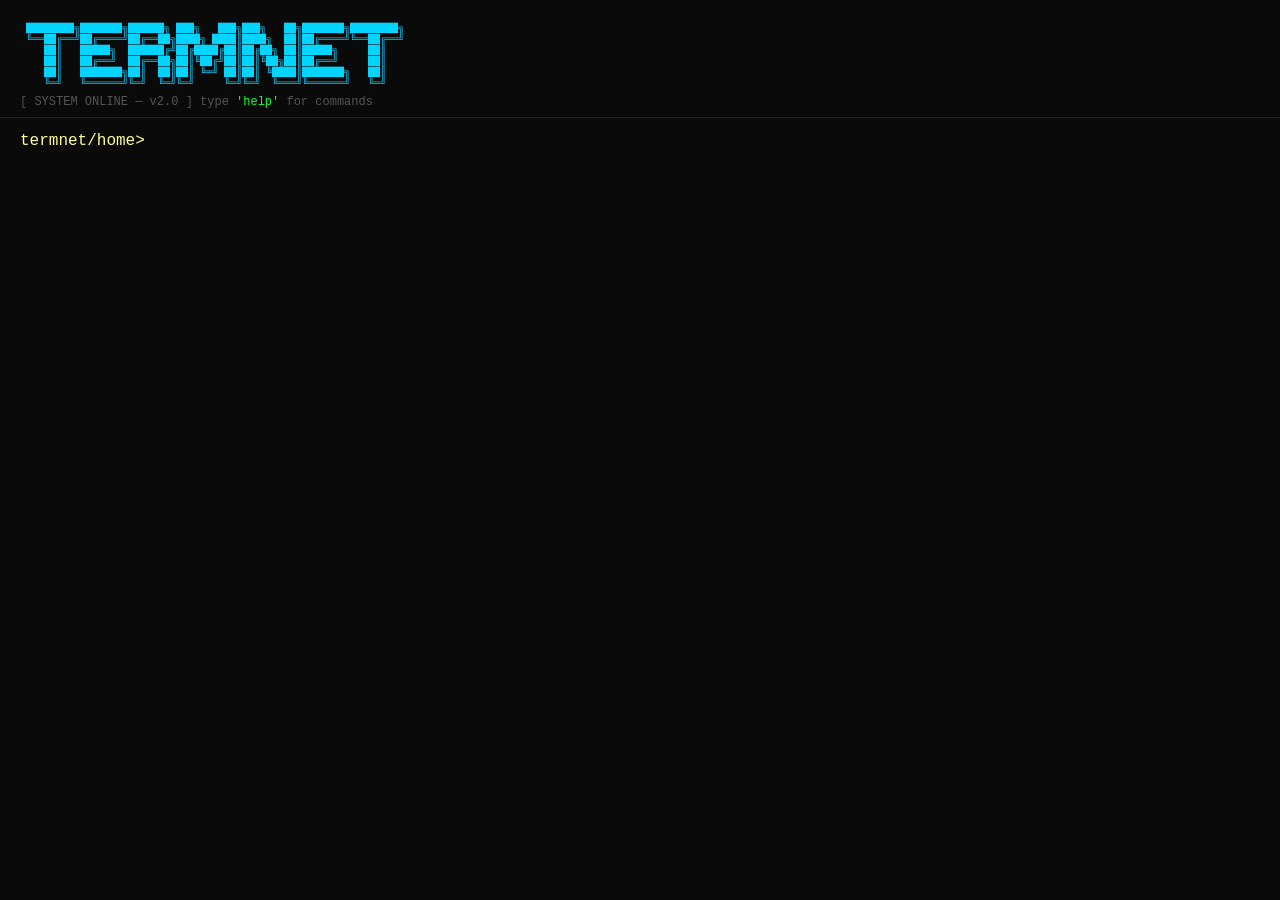
<file: templates/index.html>
<!DOCTYPE html>
<html lang="en">
<head>
    <meta charset="UTF-8">
    <title>TermNet OS</title>
    <style>
        :root {
            --bg: #0a0a0a;
            --text: #00ff41;
            --sys: #00d4ff;
            --err: #ff4c4c;
            --prm: #fdfd96;
            --cmd: #fff;
            --dim: #555;
        }
        * { box-sizing: border-box; margin: 0; padding: 0; }
        body {
            background: var(--bg);
            color: var(--text);
            font-family: 'Consolas', 'Monaco', 'Lucida Console', 'Courier New', monospace;
            font-weight: 400;
            height: 100vh;
            display: flex;
            flex-direction: column;
            overflow: hidden;
        }

        /* ── Fixed Header ── */
        #header {
            background: var(--bg);
            padding: 12px 20px 8px;
            border-bottom: 1px solid rgba(0,255,65,0.15);
            flex-shrink: 0;
        }
        .ascii-logo {
            color: var(--sys);
            font-size: 10px;
            line-height: 1.1;
            white-space: pre;
            font-family: inherit;
        }
        .header-sub {
            color: var(--dim);
            font-size: 12px;
            margin-top: 6px;
        }
        .header-sub span {
            color: var(--text);
        }

        /* ── Terminal Body ── */
        #terminal {
            flex: 1;
            overflow-y: auto;
            padding: 12px 20px;
        }
        #output {
            white-space: pre-wrap;
            word-wrap: break-word;
            font-size: 13px;
            line-height: 1.5;
        }

        #terminal::-webkit-scrollbar { width: 5px; }
        #terminal::-webkit-scrollbar-thumb { background: #333; border-radius: 3px; }

        /* ── Input Line (inline with output, like real CMD) ── */
        .input-line {
            display: flex;
            align-items: center;
            margin-top: 2px;
        }
        #prompt {
            color: var(--prm);
            margin-right: 6px;
            white-space: nowrap;
            font-weight: normal;
        }
        #cmdInput {
            background: transparent;
            border: none;
            color: var(--cmd);
            outline: none;
            flex: 1;
            font-family: inherit;
            font-size: 13px;
            caret-color: var(--text);
        }

        /* ── Messages ── */
        .line { margin-bottom: 2px; animation: fadeIn 0.1s ease; }
        @keyframes fadeIn { from { opacity: 0; } to { opacity: 1; } }
        .system { color: var(--sys); }
        .error { color: var(--err); }
        .user-cmd { color: var(--cmd); opacity: 0.6; }
        .chat-msg { color: var(--text); }
        .username { color: var(--prm); font-weight: bold; }

        /* ── Terminal Progress Bar ── */
        .progress-box {
            margin: 6px 0;
            padding: 8px 12px;
            border: 1px solid rgba(0,255,65,0.2);
            border-radius: 3px;
            background: rgba(0,255,65,0.02);
            max-width: 500px;
            font-size: 12px;
        }
        .progress-label {
            color: var(--sys);
            margin-bottom: 4px;
            display: flex;
            justify-content: space-between;
        }
        .progress-label .speed {
            color: var(--dim);
        }
        .progress-blocks {
            color: var(--text);
            letter-spacing: 0px;
            font-size: 13px;
            line-height: 1;
        }
        .progress-blocks .empty {
            color: #1a2a1a;
        }
        .progress-pct {
            color: var(--sys);
            font-weight: bold;
            margin-left: 6px;
        }
        .progress-done {
            color: var(--text);
            font-weight: bold;
            margin-top: 2px;
        }

        /* ── Drag & Drop ── */
        #drop-overlay {
            display: none;
            position: fixed;
            inset: 0;
            background: rgba(0,255,65,0.08);
            z-index: 200;
            border: 2px dashed var(--text);
            justify-content: center;
            align-items: center;
            font-size: 18px;
            font-weight: bold;
            color: var(--text);
        }
        #drop-overlay.visible { display: flex; }

        /* ── Mobile ── */
        @media (max-width: 600px) {
            .ascii-logo { font-size: 6px; }
            #output { padding: 8px 10px; font-size: 12px; }
            .input-line { padding: 8px 10px; }
            #cmdInput { font-size: 12px; }
        }
    </style>
</head>
<body>

<!-- Header -->
<div id="header">
    <div class="ascii-logo">
 ████████╗███████╗██████╗ ███╗   ███╗███╗   ██╗███████╗████████╗
 ╚══██╔══╝██╔════╝██╔══██╗████╗ ████║████╗  ██║██╔════╝╚══██╔══╝
    ██║   █████╗  ██████╔╝██╔████╔██║██╔██╗ ██║█████╗     ██║
    ██║   ██╔══╝  ██╔══██╗██║╚██╔╝██║██║╚██╗██║██╔══╝     ██║
    ██║   ███████╗██║  ██║██║ ╚═╝ ██║██║ ╚████║███████╗   ██║
    ╚═╝   ╚══════╝╚═╝  ╚═╝╚═╝     ╚═╝╚═╝  ╚═══╝╚══════╝   ╚═╝</div>
    <div class="header-sub">[ SYSTEM ONLINE — v2.0 ]  type <span>'help'</span> for commands</div>
</div>

<!-- Terminal -->
<div id="terminal">
    <div id="output"></div>
    <div class="input-line">
        <span id="prompt">termnet/home></span>
        <input type="text" id="cmdInput" autofocus spellcheck="false" autocomplete="off">
    </div>
</div>

<!-- Hidden elements -->
<input type="file" id="filePicker" style="display:none;">
<div id="drop-overlay">DROP FILE TO UPLOAD</div>

<script src="https://cdn.socket.io/4.7.5/socket.io.min.js"></script>
<script>
// ══════════════════════════════════════
// TERMNET CLIENT ENGINE v2.0
// Files via HTTP, Chat via WebSocket
// ══════════════════════════════════════

const socket = io({ reconnection: true, reconnectionDelay: 1000 });
const terminal = document.getElementById('terminal');
const out = document.getElementById('output');
const cmdIn = document.getElementById('cmdInput');
const promptEl = document.getElementById('prompt');
const filePicker = document.getElementById('filePicker');
const dropOverlay = document.getElementById('drop-overlay');

let currentUser = 'guest';
let currentRoom = 'home';
let uploadMode = 'public';
let cmdHistory = [];
let historyIdx = -1;

// ── Print to terminal ──
function print(msg, type = 'system') {
    const div = document.createElement('div');
    div.className = `line ${type}`;
    if (type === 'chat-msg' && msg.includes(': ')) {
        const idx = msg.indexOf(': ');
        div.innerHTML = `<span class="username">${esc(msg.substring(0, idx))}</span>: ${esc(msg.substring(idx + 2))}`;
    } else {
        div.textContent = msg;
    }
    out.appendChild(div);
    terminal.scrollTop = terminal.scrollHeight;
}

function esc(s) {
    const d = document.createElement('div');
    d.textContent = s;
    return d.innerHTML;
}

function updatePrompt() {
    const u = currentUser !== 'guest' ? `(${currentUser})` : '';
    promptEl.textContent = `termnet/${currentRoom}${u}>`;
}

// ── Terminal Progress Bar (real terminal style) ──
function createProgressBar(label, id) {
    const box = document.createElement('div');
    box.className = 'progress-box';
    box.id = `pb-${id}`;
    box.innerHTML = `
        <div class="progress-label">
            <span>${esc(label)}</span>
            <span class="speed" id="spd-${id}"></span>
        </div>
        <div class="progress-blocks" id="bar-${id}">
            ${'░'.repeat(30)} <span class="progress-pct">0%</span>
        </div>
    `;
    out.appendChild(box);
    terminal.scrollTop = terminal.scrollHeight;
}

function updateProgress(id, frac, speed) {
    const barEl = document.getElementById(`bar-${id}`);
    const spdEl = document.getElementById(`spd-${id}`);
    if (!barEl) return;

    const pct = Math.min(Math.round(frac * 100), 100);
    const total = 30;
    const filled = Math.round((pct / 100) * total);
    const empty = total - filled;

    barEl.innerHTML = `${'█'.repeat(filled)}<span class="empty">${'░'.repeat(empty)}</span> <span class="progress-pct">${pct}%</span>`;
    if (spdEl && speed) spdEl.textContent = speed;
    terminal.scrollTop = terminal.scrollHeight;
}

function completeProgress(id, msg) {
    updateProgress(id, 1.0, 'done');
    const done = document.createElement('div');
    done.className = 'line progress-done';
    done.textContent = `[+] ${msg}`;
    const box = document.getElementById(`pb-${id}`);
    if (box) box.after(done);
    terminal.scrollTop = terminal.scrollHeight;
}

function formatSize(bytes) {
    if (!bytes) return '0 B';
    const units = ['B', 'KB', 'MB', 'GB'];
    let i = 0, s = bytes;
    while (s >= 1024 && i < units.length - 1) { s /= 1024; i++; }
    return `${s.toFixed(1)} ${units[i]}`;
}

// ══════════════════════════════════════
// COMMAND INPUT
// ══════════════════════════════════════

cmdIn.addEventListener('keydown', (e) => {
    if (e.key === 'Enter') {
        const val = cmdIn.value.trim();
        if (!val) return;

        cmdHistory.unshift(val);
        if (cmdHistory.length > 50) cmdHistory.pop();
        historyIdx = -1;

        if (val === 'clear') {
            out.innerHTML = '';
            cmdIn.value = '';
            return;
        }

        print(`${promptEl.textContent} ${val}`, 'user-cmd');
        socket.emit('command', { command: val });
        cmdIn.value = '';
    } else if (e.key === 'ArrowUp') {
        e.preventDefault();
        if (historyIdx < cmdHistory.length - 1) {
            historyIdx++;
            cmdIn.value = cmdHistory[historyIdx];
        }
    } else if (e.key === 'ArrowDown') {
        e.preventDefault();
        if (historyIdx > 0) {
            historyIdx--;
            cmdIn.value = cmdHistory[historyIdx];
        } else {
            historyIdx = -1;
            cmdIn.value = '';
        }
    }
});

// Focus input on click
document.addEventListener('click', () => {
    if (window.getSelection().toString().length === 0) cmdIn.focus();
});

// ══════════════════════════════════════
// WEBSOCKET HANDLERS (Chat + Signals)
// ══════════════════════════════════════

socket.on('connect', () => {
    print('[SYS] Connection established.', 'system');
    if (currentUser !== 'guest' || currentRoom !== 'home') {
        socket.emit('restore_session', { user: currentUser, room: currentRoom });
    }
});

socket.on('disconnect', () => {
    print('[SYS] Connection lost. Reconnecting...', 'error');
});

socket.on('response', (data) => {
    print(`[SYS] ${data.msg}`, data.type || 'system');
    if (data.user) currentUser = data.user;
    if (data.room !== undefined) currentRoom = data.room;
    updatePrompt();
});

socket.on('chat_msg', (d) => {
    print(`${d.user}: ${d.msg}`, 'chat-msg');
    if (document.hidden) {
        document.title = '* New Message - TermNet';
        setTimeout(() => { document.title = 'TermNet OS'; }, 3000);
    }
});

// ══════════════════════════════════════
// FILE UPLOAD — HTTP with XHR progress
// Fast like WhatsApp, doesn't block WebSocket
// ══════════════════════════════════════

socket.on('trigger_upload', (d) => {
    uploadMode = d.mode;
    filePicker.value = '';
    filePicker.click();
});

filePicker.addEventListener('change', function() {
    const file = this.files[0];
    if (!file) return;
    uploadFile(file, uploadMode);
});

function uploadFile(file, mode) {
    const id = 'up-' + Date.now();
    const label = (mode === 'public' ? '>> SHARING' : '>> VAULT') + `: ${file.name} (${formatSize(file.size)})`;
    createProgressBar(label, id);

    const formData = new FormData();
    formData.append('file', file);
    formData.append('sender', currentUser);
    formData.append('room', currentRoom);
    formData.append('mode', mode);

    const xhr = new XMLHttpRequest();
    const startTime = performance.now();

    // ── Real upload progress from browser ──
    xhr.upload.onprogress = (e) => {
        if (e.lengthComputable) {
            const frac = e.loaded / e.total;
            const elapsed = (performance.now() - startTime) / 1000;
            const speed = elapsed > 0 ? e.loaded / elapsed : 0;
            updateProgress(id, frac, `${formatSize(Math.round(speed))}/s`);
        }
    };

    xhr.onload = () => {
        if (xhr.status === 200) {
            const res = JSON.parse(xhr.responseText);
            completeProgress(id, `${file.name} uploaded successfully`);
        } else {
            let errMsg = 'Upload failed';
            try { errMsg = JSON.parse(xhr.responseText).error || errMsg; } catch(e) {}
            print(`[!] ${errMsg}`, 'error');
        }
    };

    xhr.onerror = () => {
        print('[!] Upload failed — network error.', 'error');
    };

    xhr.open('POST', '/upload');
    xhr.send(formData);
}

// ══════════════════════════════════════
// FILE DOWNLOAD — HTTP direct download
// ══════════════════════════════════════

socket.on('file_download', (d) => {
    const id = 'dl-' + Date.now();
    createProgressBar(`<< FETCHING: ${d.filename} (${formatSize(d.filesize)})`, id);

    const xhr = new XMLHttpRequest();
    xhr.responseType = 'blob';
    const startTime = performance.now();

    xhr.onprogress = (e) => {
        if (e.lengthComputable) {
            const frac = e.loaded / e.total;
            const elapsed = (performance.now() - startTime) / 1000;
            const speed = elapsed > 0 ? e.loaded / elapsed : 0;
            updateProgress(id, frac, `${formatSize(Math.round(speed))}/s`);
        }
    };

    xhr.onload = () => {
        if (xhr.status === 200) {
            const blob = xhr.response;
            const a = document.createElement('a');
            a.href = URL.createObjectURL(blob);
            a.download = d.filename;
            document.body.appendChild(a);
            a.click();
            document.body.removeChild(a);
            URL.revokeObjectURL(a.href);
            completeProgress(id, `Saved: ${d.filename}`);
        } else {
            print('[!] Download failed.', 'error');
        }
    };

    xhr.onerror = () => {
        print('[!] Download failed — network error.', 'error');
    };

    xhr.open('GET', d.url);
    xhr.send();
});

// ══════════════════════════════════════
// DRAG & DROP
// ══════════════════════════════════════

document.addEventListener('dragover', (e) => {
    e.preventDefault();
    if (currentUser !== 'guest') dropOverlay.classList.add('visible');
});
dropOverlay.addEventListener('dragleave', (e) => {
    e.preventDefault();
    dropOverlay.classList.remove('visible');
});
dropOverlay.addEventListener('drop', (e) => {
    e.preventDefault();
    dropOverlay.classList.remove('visible');
    if (currentUser === 'guest') { print('[!] Login first.', 'error'); return; }
    const file = e.dataTransfer.files[0];
    if (!file) return;
    const mode = currentRoom !== 'home' ? 'public' : 'private';
    uploadFile(file, mode);
});

// ══════════════════════════════════════
// INIT
// ══════════════════════════════════════

window.addEventListener('load', () => cmdIn.focus());
document.addEventListener('visibilitychange', () => {
    if (!document.hidden) document.title = 'TermNet OS';
});
</script>
</body>
</html>
</file>
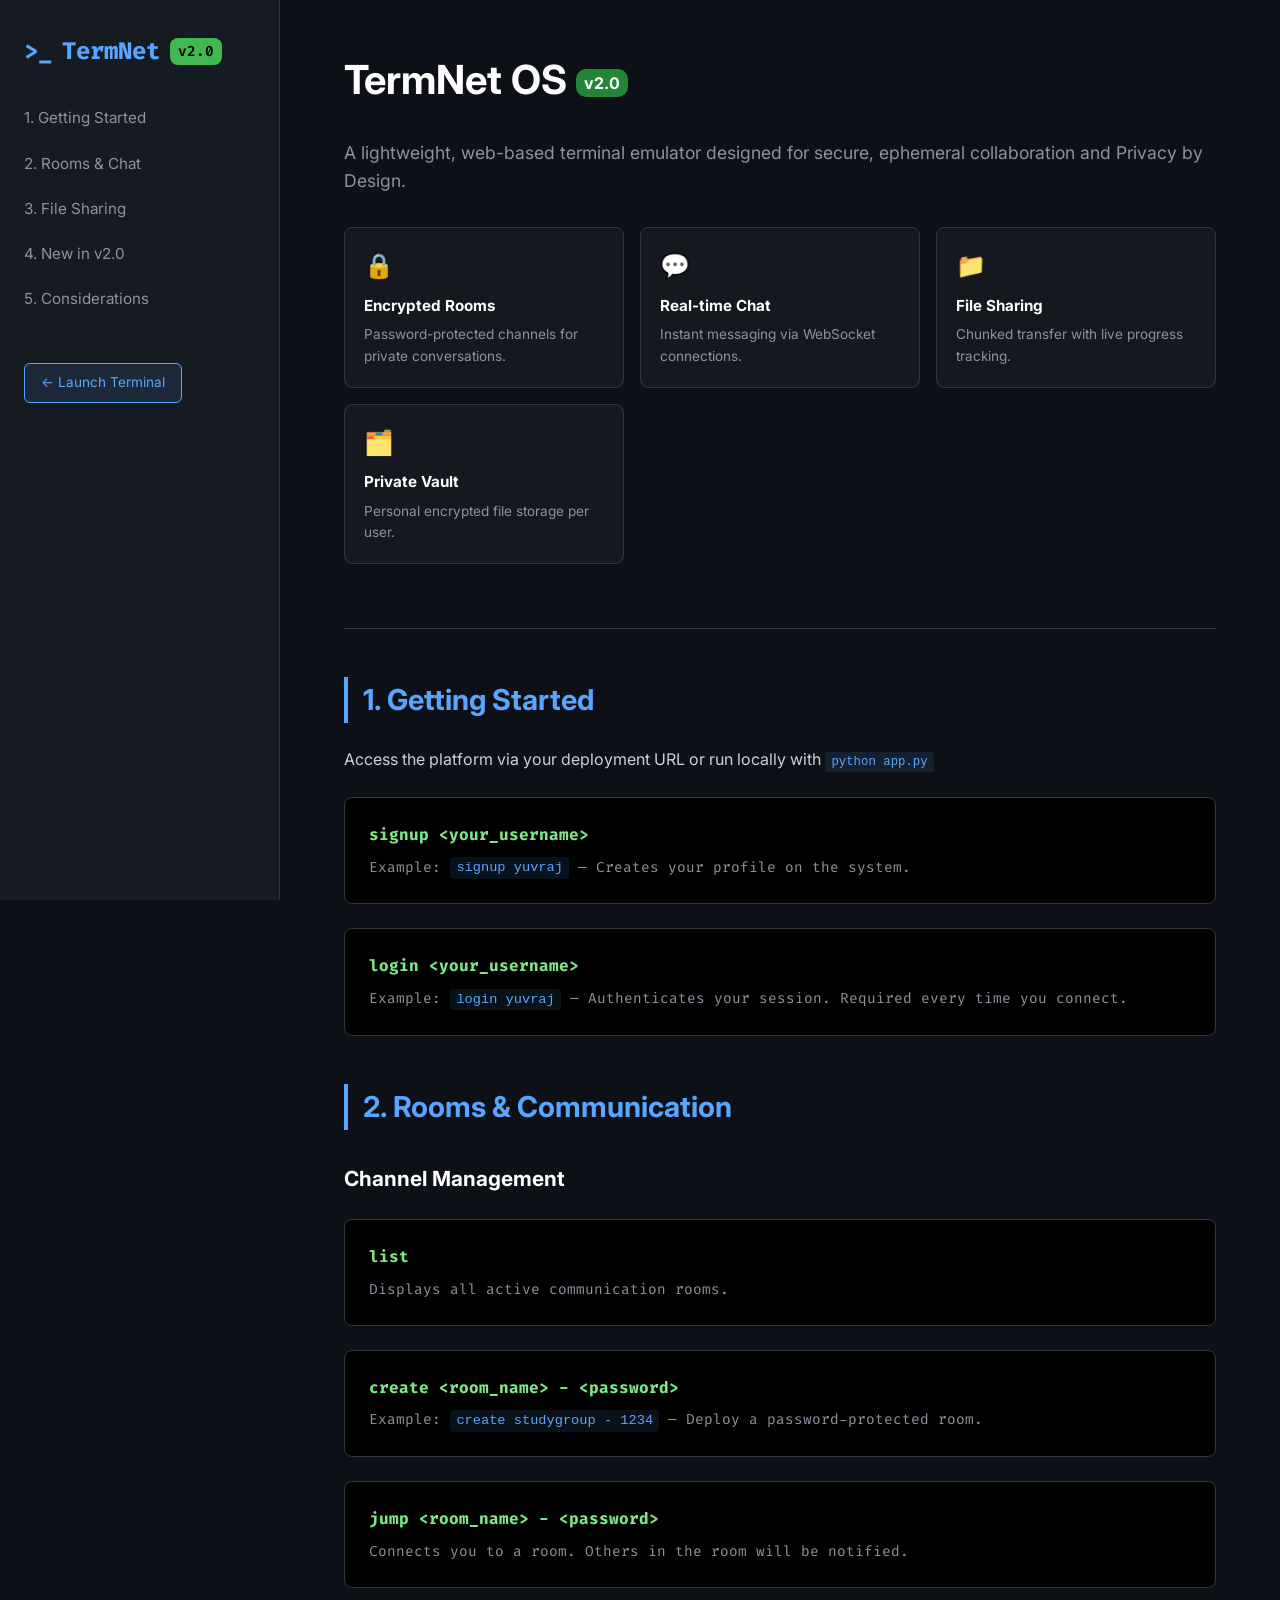
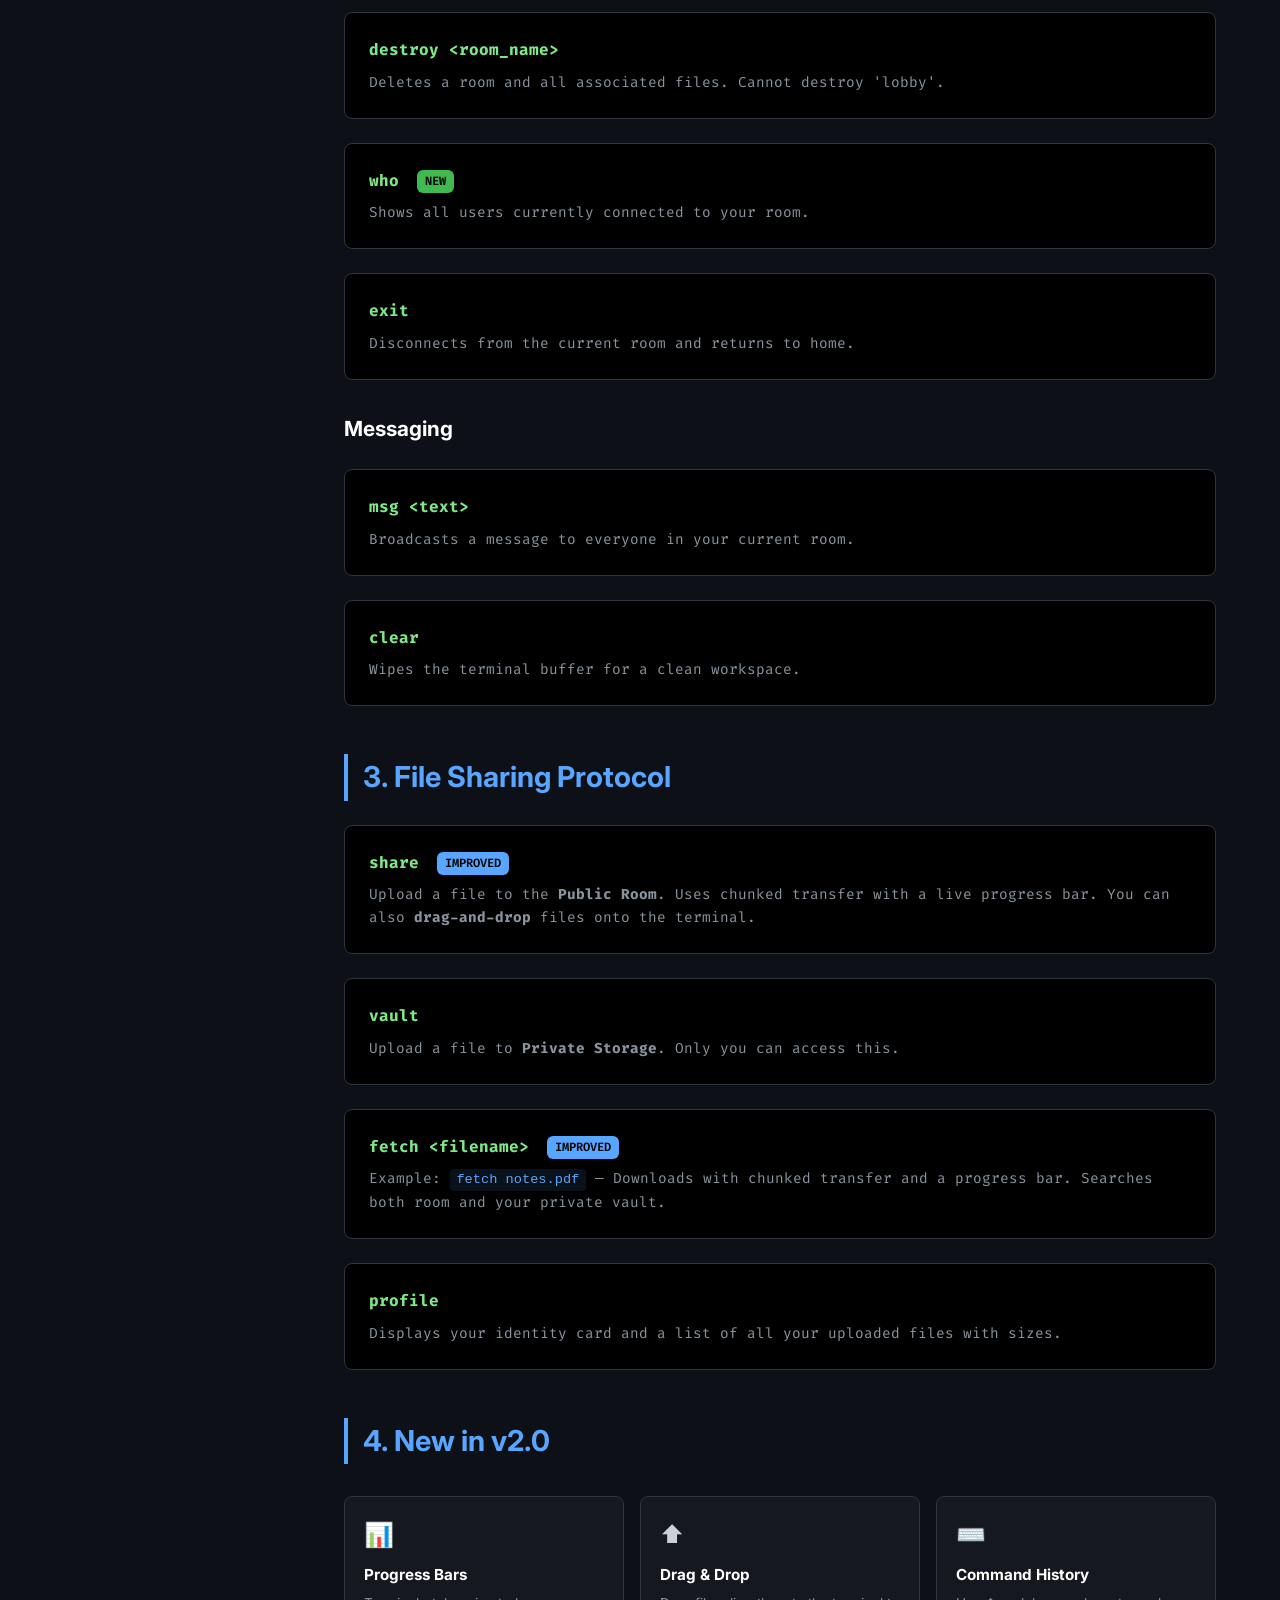
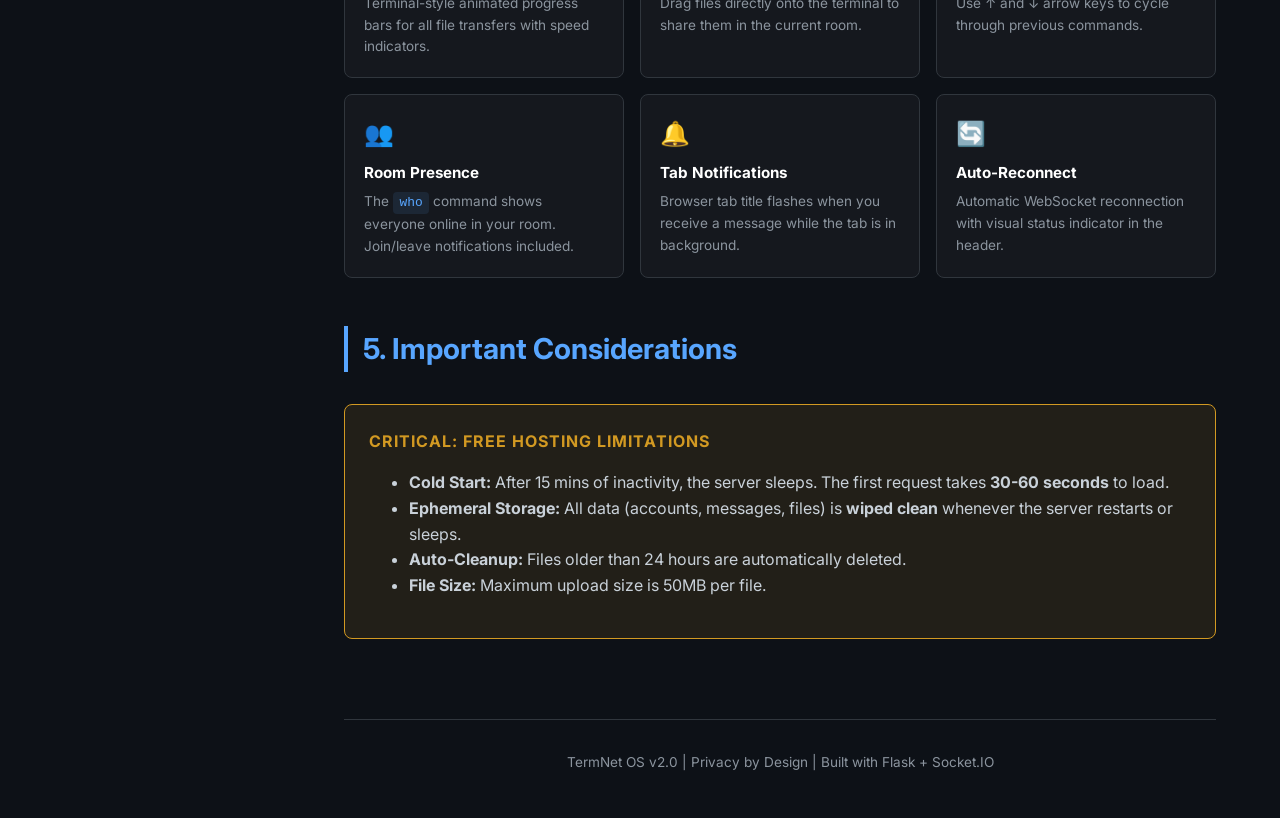
<file: templates/userguide.html>
<!DOCTYPE html>
<html lang="en">
<head>
    <meta charset="UTF-8">
    <meta name="viewport" content="width=device-width, initial-scale=1.0">
    <title>TermNet OS | Official User Guide</title>
    <meta name="description" content="Complete guide to using TermNet OS — the terminal-based collaboration platform for secure rooms, messaging, and file sharing.">
    <link rel="preconnect" href="https://fonts.googleapis.com">
    <link rel="preconnect" href="https://fonts.gstatic.com" crossorigin>
    <link href="https://fonts.googleapis.com/css2?family=Fira+Code:wght@400;500;600&family=Inter:wght@300;400;600;700&display=swap" rel="stylesheet">
    <style>
        :root {
            --bg-color: #0d1117;
            --sidebar-color: #161b22;
            --accent-color: #58a6ff;
            --green: #00ff41;
            --text-main: #c9d1d9;
            --text-dim: #8b949e;
            --code-bg: #000000;
            --border-color: #30363d;
            --warning-color: #d29922;
            --success-color: #3fb950;
        }

        * { box-sizing: border-box; }
        body {
            font-family: 'Inter', sans-serif;
            background-color: var(--bg-color);
            color: var(--text-main);
            margin: 0;
            display: flex;
            line-height: 1.6;
        }

        /* Sidebar Navigation */
        nav {
            width: 280px;
            height: 100vh;
            background-color: var(--sidebar-color);
            border-right: 1px solid var(--border-color);
            position: fixed;
            padding: 2rem 1.5rem;
            overflow-y: auto;
        }

        .logo {
            font-family: 'Fira Code', monospace;
            font-weight: 700;
            font-size: 1.5rem;
            color: var(--accent-color);
            margin-bottom: 2rem;
            display: flex;
            align-items: center;
            gap: 10px;
        }

        .logo .ver {
            font-size: 0.6em;
            background: var(--success-color);
            color: #000;
            padding: 2px 8px;
            border-radius: 8px;
            font-weight: 600;
        }

        nav ul { list-style: none; padding: 0; }
        nav li { margin: 0.8rem 0; }
        nav a {
            text-decoration: none;
            color: var(--text-dim);
            font-size: 0.95rem;
            transition: color 0.2s, padding-left 0.2s;
            display: block;
            padding: 4px 0;
        }
        nav a:hover { 
            color: var(--accent-color); 
            padding-left: 6px;
        }

        .back-link {
            display: inline-block;
            margin-top: 2rem;
            padding: 8px 16px;
            background: rgba(88, 166, 255, 0.1);
            border: 1px solid var(--accent-color);
            border-radius: 6px;
            color: var(--accent-color);
            text-decoration: none;
            font-size: 0.85rem;
            transition: all 0.2s;
        }
        .back-link:hover {
            background: rgba(88, 166, 255, 0.2);
        }

        /* Main Content */
        main {
            margin-left: 280px;
            padding: 3rem 5%;
            width: 100%;
            max-width: 1000px;
        }

        header {
            border-bottom: 1px solid var(--border-color);
            padding-bottom: 2rem;
            margin-bottom: 3rem;
        }

        h1 { font-size: 2.5rem; margin-top: 0; color: #fff; }
        h2 { 
            font-size: 1.8rem; 
            color: var(--accent-color); 
            margin-top: 3rem; 
            border-left: 4px solid var(--accent-color); 
            padding-left: 15px; 
        }
        h3 { font-size: 1.3rem; color: #fff; margin-top: 2rem; }

        .subtitle { color: var(--text-dim); font-size: 1.1rem; }

        /* Command Styling */
        .command-block {
            background-color: var(--code-bg);
            border: 1px solid var(--border-color);
            border-radius: 8px;
            padding: 1.5rem;
            margin: 1.5rem 0;
            font-family: 'Fira Code', monospace;
            transition: border-color 0.2s;
        }

        .command-block:hover {
            border-color: var(--accent-color);
        }

        code {
            background: rgba(88, 166, 255, 0.1);
            color: var(--accent-color);
            padding: 0.2rem 0.4rem;
            border-radius: 4px;
            font-size: 0.95em;
        }

        .cmd-title {
            display: block;
            color: #7ee787;
            margin-bottom: 0.5rem;
            font-weight: bold;
        }

        .cmd-desc { display: block; color: var(--text-dim); font-size: 0.9rem; }

        .badge {
            display: inline-block;
            padding: 2px 8px;
            border-radius: 6px;
            font-size: 0.75em;
            font-weight: 600;
            vertical-align: middle;
            margin-left: 8px;
        }
        .badge-new { background: var(--success-color); color: #000; }
        .badge-improved { background: var(--accent-color); color: #000; }

        /* Callout Boxes */
        .callout {
            background: rgba(210, 153, 34, 0.1);
            border: 1px solid var(--warning-color);
            padding: 1.5rem;
            border-radius: 8px;
            margin: 2rem 0;
        }

        .callout h4 { margin: 0 0 10px 0; color: var(--warning-color); text-transform: uppercase; letter-spacing: 1px; }

        .feature-grid {
            display: grid;
            grid-template-columns: repeat(auto-fit, minmax(220px, 1fr));
            gap: 16px;
            margin: 2rem 0;
        }

        .feature-card {
            background: rgba(255,255,255,0.03);
            border: 1px solid var(--border-color);
            border-radius: 8px;
            padding: 1.2rem;
            transition: border-color 0.2s, transform 0.2s;
        }

        .feature-card:hover {
            border-color: var(--green);
            transform: translateY(-2px);
        }

        .feature-card .icon {
            font-size: 1.5rem;
            margin-bottom: 8px;
        }

        .feature-card h4 {
            color: #fff;
            margin: 0 0 6px 0;
            font-size: 0.95rem;
        }

        .feature-card p {
            color: var(--text-dim);
            font-size: 0.85rem;
            margin: 0;
        }

        footer {
            margin-top: 5rem;
            padding-top: 2rem;
            border-top: 1px solid var(--border-color);
            color: var(--text-dim);
            font-size: 0.85rem;
            text-align: center;
        }

        @media (max-width: 768px) {
            nav { display: none; }
            main { margin-left: 0; padding: 2rem; }
            h1 { font-size: 1.8rem; }
            .feature-grid { grid-template-columns: 1fr; }
        }
    </style>
</head>
<body>

<nav>
    <div class="logo"><span>&gt;_</span> TermNet <span class="ver">v2.0</span></div>
    <ul>
        <li><a href="#getting-started">1. Getting Started</a></li>
        <li><a href="#communication">2. Rooms & Chat</a></li>
        <li><a href="#file-sharing">3. File Sharing</a></li>
        <li><a href="#new-features">4. New in v2.0</a></li>
        <li><a href="#limitations">5. Considerations</a></li>
    </ul>
    <a href="/" class="back-link">← Launch Terminal</a>
</nav>

<main>
    <header>
        <h1>TermNet OS <small style="font-size: 0.4em; vertical-align: middle; background: #238636; padding: 4px 8px; border-radius: 10px;">v2.0</small></h1>
        <p class="subtitle">A lightweight, web-based terminal emulator designed for secure, ephemeral collaboration and Privacy by Design.</p>

        <div class="feature-grid">
            <div class="feature-card">
                <div class="icon">🔒</div>
                <h4>Encrypted Rooms</h4>
                <p>Password-protected channels for private conversations.</p>
            </div>
            <div class="feature-card">
                <div class="icon">💬</div>
                <h4>Real-time Chat</h4>
                <p>Instant messaging via WebSocket connections.</p>
            </div>
            <div class="feature-card">
                <div class="icon">📁</div>
                <h4>File Sharing</h4>
                <p>Chunked transfer with live progress tracking.</p>
            </div>
            <div class="feature-card">
                <div class="icon">🗂️</div>
                <h4>Private Vault</h4>
                <p>Personal encrypted file storage per user.</p>
            </div>
        </div>
    </header>

    <section id="getting-started">
        <h2>1. Getting Started</h2>
        <p>Access the platform via your deployment URL or run locally with <code>python app.py</code></p>
        
        <div class="command-block">
            <span class="cmd-title">signup &lt;your_username&gt;</span>
            <span class="cmd-desc">Example: <code>signup yuvraj</code> — Creates your profile on the system.</span>
        </div>

        <div class="command-block">
            <span class="cmd-title">login &lt;your_username&gt;</span>
            <span class="cmd-desc">Example: <code>login yuvraj</code> — Authenticates your session. Required every time you connect.</span>
        </div>
    </section>

    <section id="communication">
        <h2>2. Rooms & Communication</h2>
        
        <h3>Channel Management</h3>
        <div class="command-block">
            <span class="cmd-title">list</span>
            <span class="cmd-desc">Displays all active communication rooms.</span>
        </div>

        <div class="command-block">
            <span class="cmd-title">create &lt;room_name&gt; - &lt;password&gt;</span>
            <span class="cmd-desc">Example: <code>create studygroup - 1234</code> — Deploy a password-protected room.</span>
        </div>

        <div class="command-block">
            <span class="cmd-title">jump &lt;room_name&gt; - &lt;password&gt;</span>
            <span class="cmd-desc">Connects you to a room. Others in the room will be notified.</span>
        </div>

        <div class="command-block">
            <span class="cmd-title">destroy &lt;room_name&gt;</span>
            <span class="cmd-desc">Deletes a room and all associated files. Cannot destroy 'lobby'.</span>
        </div>

        <div class="command-block">
            <span class="cmd-title">who <span class="badge badge-new">NEW</span></span>
            <span class="cmd-desc">Shows all users currently connected to your room.</span>
        </div>

        <div class="command-block">
            <span class="cmd-title">exit</span>
            <span class="cmd-desc">Disconnects from the current room and returns to home.</span>
        </div>

        <h3>Messaging</h3>
        <div class="command-block">
            <span class="cmd-title">msg &lt;text&gt;</span>
            <span class="cmd-desc">Broadcasts a message to everyone in your current room.</span>
        </div>
        <div class="command-block">
            <span class="cmd-title">clear</span>
            <span class="cmd-desc">Wipes the terminal buffer for a clean workspace.</span>
        </div>
    </section>

    <section id="file-sharing">
        <h2>3. File Sharing Protocol</h2>
        
        <div class="command-block">
            <span class="cmd-title">share <span class="badge badge-improved">IMPROVED</span></span>
            <span class="cmd-desc">Upload a file to the <strong>Public Room</strong>. Uses chunked transfer with a live progress bar. You can also <strong>drag-and-drop</strong> files onto the terminal.</span>
        </div>

        <div class="command-block">
            <span class="cmd-title">vault</span>
            <span class="cmd-desc">Upload a file to <strong>Private Storage</strong>. Only you can access this.</span>
        </div>

        <div class="command-block">
            <span class="cmd-title">fetch &lt;filename&gt; <span class="badge badge-improved">IMPROVED</span></span>
            <span class="cmd-desc">Example: <code>fetch notes.pdf</code> — Downloads with chunked transfer and a progress bar. Searches both room and your private vault.</span>
        </div>

        <div class="command-block">
            <span class="cmd-title">profile</span>
            <span class="cmd-desc">Displays your identity card and a list of all your uploaded files with sizes.</span>
        </div>
    </section>

    <section id="new-features">
        <h2>4. New in v2.0</h2>
        <div class="feature-grid">
            <div class="feature-card">
                <div class="icon">📊</div>
                <h4>Progress Bars</h4>
                <p>Terminal-style animated progress bars for all file transfers with speed indicators.</p>
            </div>
            <div class="feature-card">
                <div class="icon">⬆️</div>
                <h4>Drag & Drop</h4>
                <p>Drag files directly onto the terminal to share them in the current room.</p>
            </div>
            <div class="feature-card">
                <div class="icon">⌨️</div>
                <h4>Command History</h4>
                <p>Use ↑ and ↓ arrow keys to cycle through previous commands.</p>
            </div>
            <div class="feature-card">
                <div class="icon">👥</div>
                <h4>Room Presence</h4>
                <p>The <code>who</code> command shows everyone online in your room. Join/leave notifications included.</p>
            </div>
            <div class="feature-card">
                <div class="icon">🔔</div>
                <h4>Tab Notifications</h4>
                <p>Browser tab title flashes when you receive a message while the tab is in background.</p>
            </div>
            <div class="feature-card">
                <div class="icon">🔄</div>
                <h4>Auto-Reconnect</h4>
                <p>Automatic WebSocket reconnection with visual status indicator in the header.</p>
            </div>
        </div>
    </section>

    <section id="limitations">
        <h2>5. Important Considerations</h2>
        <div class="callout">
            <h4>Critical: Free Hosting Limitations</h4>
            <ul>
                <li><strong>Cold Start:</strong> After 15 mins of inactivity, the server sleeps. The first request takes <strong>30-60 seconds</strong> to load.</li>
                <li><strong>Ephemeral Storage:</strong> All data (accounts, messages, files) is <strong>wiped clean</strong> whenever the server restarts or sleeps.</li>
                <li><strong>Auto-Cleanup:</strong> Files older than 24 hours are automatically deleted.</li>
                <li><strong>File Size:</strong> Maximum upload size is 50MB per file.</li>
            </ul>
        </div>
    </section>

    <footer>
        TermNet OS v2.0 | Privacy by Design | Built with Flask + Socket.IO
    </footer>
</main>

</body>
</html>
</file>
